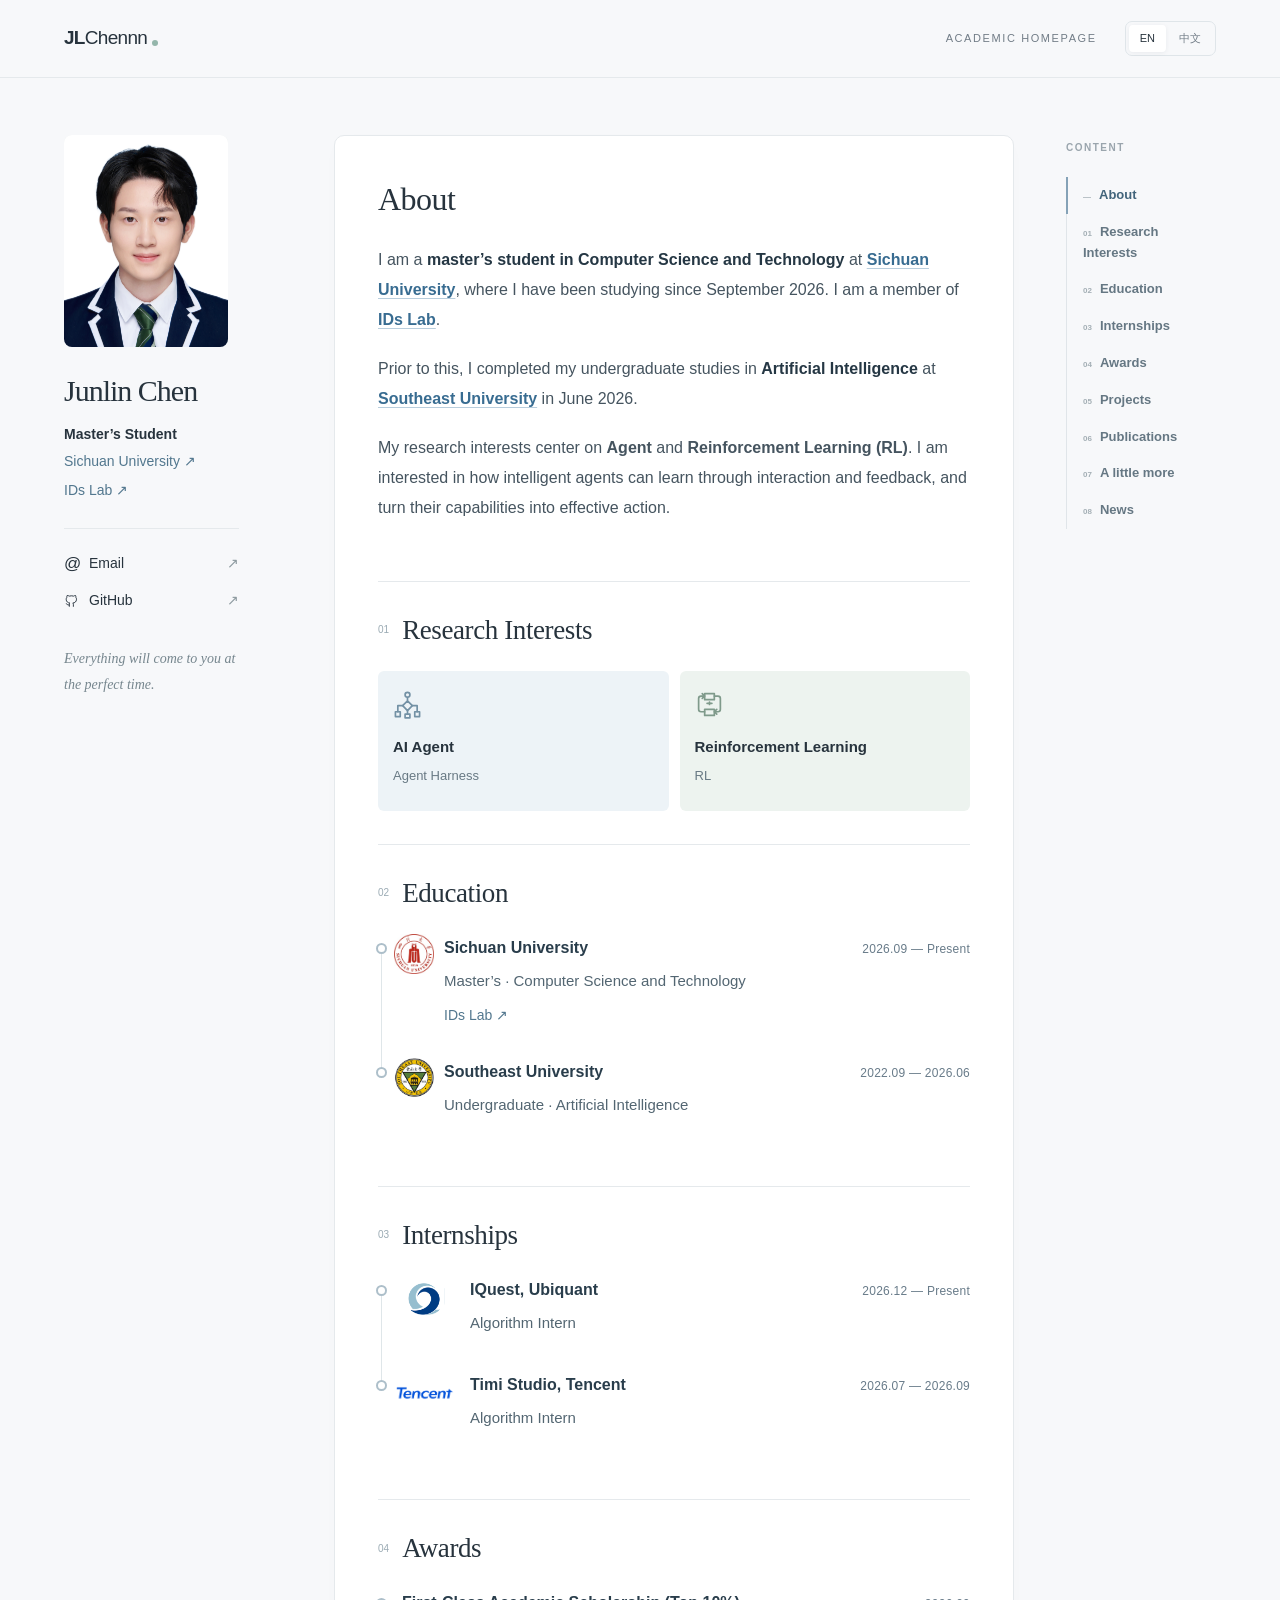
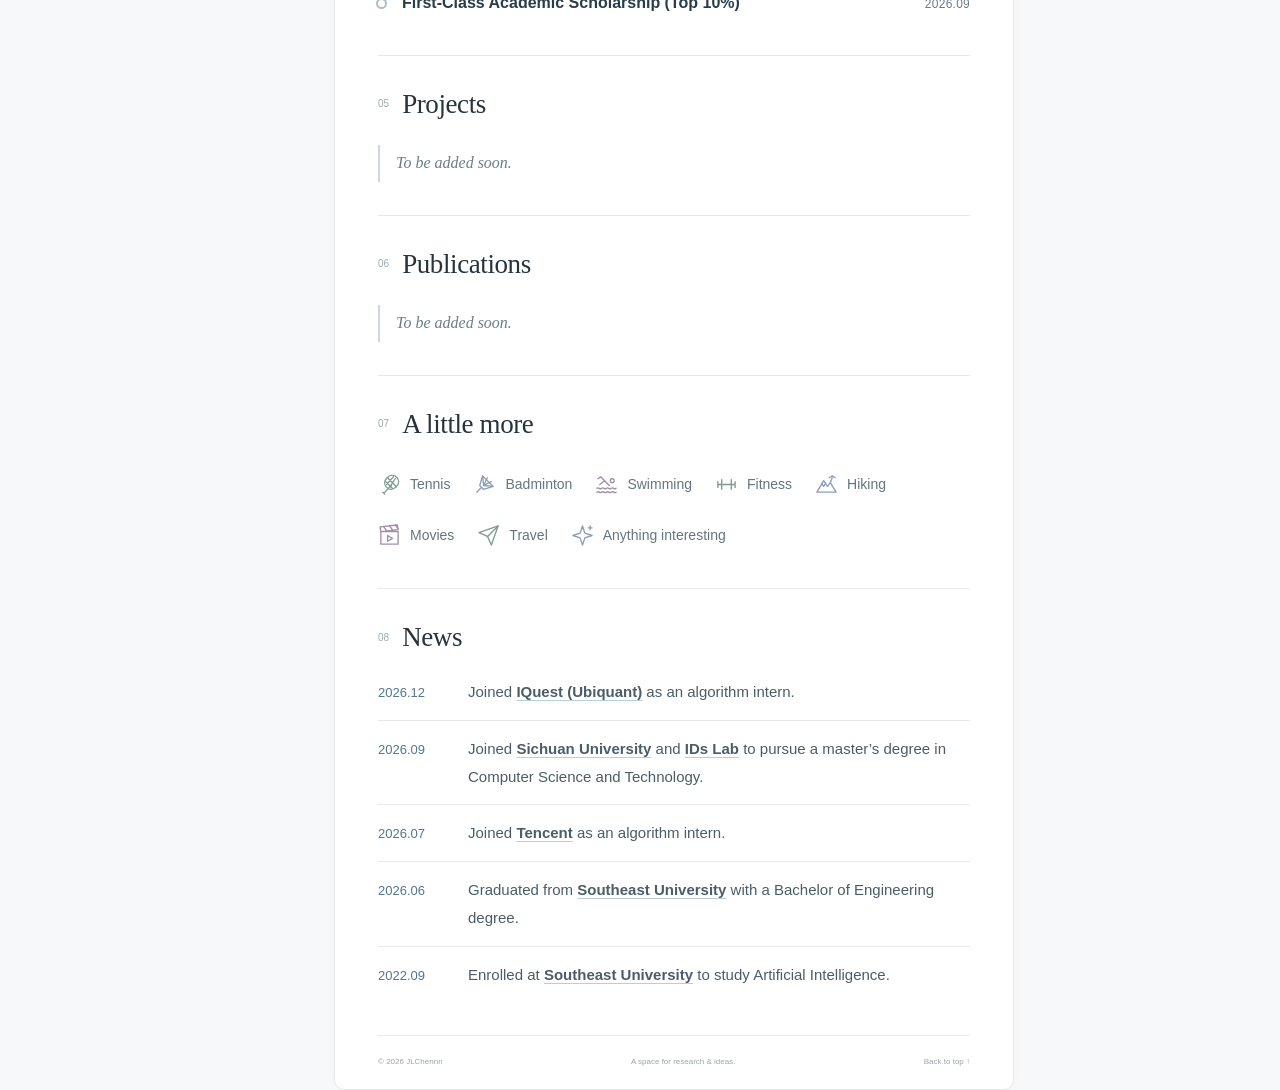
<file: index.html>
<!doctype html>
<html lang="en">
<head>
  <meta charset="utf-8">
  <meta name="viewport" content="width=device-width, initial-scale=1">
  <meta name="theme-color" content="#f7f8fa">
  <meta name="description" content="JLChennn — Master’s student at Sichuan University, IDs Lab. Research interests in AI agents and reinforcement learning.">
  <title>JLChennn · Academic Homepage</title>
  <link rel="icon" type="image/svg+xml" href="assets/favicon.svg?v=2">
  <link rel="stylesheet" href="styles.css?v=20261027-5">
  <script src="content.js?v=20261027-6" defer></script>
  <script src="app.js?v=20261027-5" defer></script>
</head>
<body>
  <a class="skip-link" href="#main">Skip to content / 跳至正文</a>
  <header class="topbar">
    <a class="wordmark" href="#about">JL<span>Chennn</span><i></i></a>
    <div class="top-actions"><span class="site-label" data-i18n="siteLabel"></span><div class="language-switch" role="group" aria-label="Language / 语言"><button type="button" data-lang="en" aria-pressed="true">EN</button><button type="button" data-lang="zh" aria-pressed="false">中文</button></div></div>
  </header>
  <div class="layout">
    <aside class="profile" aria-label="Profile">
      <div class="portrait" id="portrait"><svg viewBox="0 0 200 224" role="img" aria-label="Portrait placeholder / 证件照占位"><rect width="200" height="224" fill="#e9eeed"/><circle cx="100" cy="81" r="34" fill="#c1cecb"/><path d="M35 224v-30a65 65 0 0 1 130 0v30" fill="#c1cecb"/><path d="M62 224v-29a38 38 0 0 1 76 0v29" fill="#d4deda"/></svg><span data-i18n="photoLabel"></span></div>
      <h1 id="profile-name"></h1><p class="native-name" id="native-name"></p>
      <p class="profile-role" id="profile-role"></p><a class="affiliation profile-affiliation" href="https://www.scu.edu.cn/" target="_blank" rel="noopener noreferrer"><span id="affiliation"></span><span aria-hidden="true"> ↗</span></a><a class="lab-link profile-affiliation" href="https://ids-lab-asia.github.io/" target="_blank" rel="noopener noreferrer">IDs Lab <span aria-hidden="true">↗</span></a>
      <div class="profile-divider"></div>
      <div class="contact-links"><a id="email-link"><span class="contact-icon">@</span><span data-i18n="email"></span><span class="arrow">↗</span></a><a href="https://github.com/JLChennn" target="_blank" rel="noopener noreferrer"><svg class="contact-icon" viewBox="0 0 24 24" fill="none" stroke="currentColor" stroke-width="1.5" aria-hidden="true"><path d="M9 19c-4 1-4-2-6-2m12 5v-4a3 3 0 0 0-1-2c3 0 6-2 6-6a5 5 0 0 0-1-3c0-1 0-2-.5-3-2 0-3 1-3 1a12 12 0 0 0-7 0S7 4 5 4c-.5 1-.5 2-.5 3a5 5 0 0 0-1 3c0 4 3 6 6 6a3 3 0 0 0-1 2v4"/></svg>GitHub<span class="arrow">↗</span></a></div>
      <p class="profile-note" data-i18n="profileNote"></p>
    </aside>
    <main id="main" tabindex="-1">
      <section id="about" class="about-section"><h2 class="hero-title" data-i18n="heroTitle"></h2><div class="about-copy" id="about-copy"></div></section>
      <section id="interests"><div class="section-heading"><span class="section-number">01</span><h2 data-i18n="interestsTitle"></h2></div><div class="interests-grid" id="interest-list"></div></section>
      <section id="education"><div class="section-heading"><span class="section-number">02</span><h2 data-i18n="educationTitle"></h2></div><div class="timeline" id="education-list"></div></section>
      <section id="experience"><div class="section-heading"><span class="section-number">03</span><h2 data-i18n="experienceTitle"></h2></div><div class="timeline" id="experience-list"></div></section>
      <section id="awards"><div class="section-heading"><span class="section-number">04</span><h2 data-i18n="awardsTitle"></h2></div><div class="timeline" id="awards-list"></div></section>
      <section id="research"><div class="section-heading"><span class="section-number">05</span><h2 data-i18n="researchTitle"></h2></div><article class="coming-soon" data-i18n="comingSoon"></article></section>
      <section id="publications"><div class="section-heading"><span class="section-number">06</span><h2 data-i18n="publicationsTitle"></h2></div><article class="coming-soon" data-i18n="comingSoon"></article></section>
      <section id="more"><div class="section-heading"><span class="section-number">07</span><h2 data-i18n="moreTitle"></h2></div><ul class="hobbies" id="hobby-list"></ul></section>
      <section id="news"><div class="section-heading"><span class="section-number">08</span><h2 data-i18n="newsTitle"></h2></div><div id="news-list" class="news-list"></div></section>
      <footer><span>© <span id="year"></span> JLChennn</span><span data-i18n="footerNote"></span><a href="#about" data-i18n="backTop"></a></footer>
    </main>
    <aside class="contents"><p data-i18n="onThisPage"></p><nav id="toc" aria-label="Table of contents"></nav></aside>
  </div>
</body>
</html>
</file>
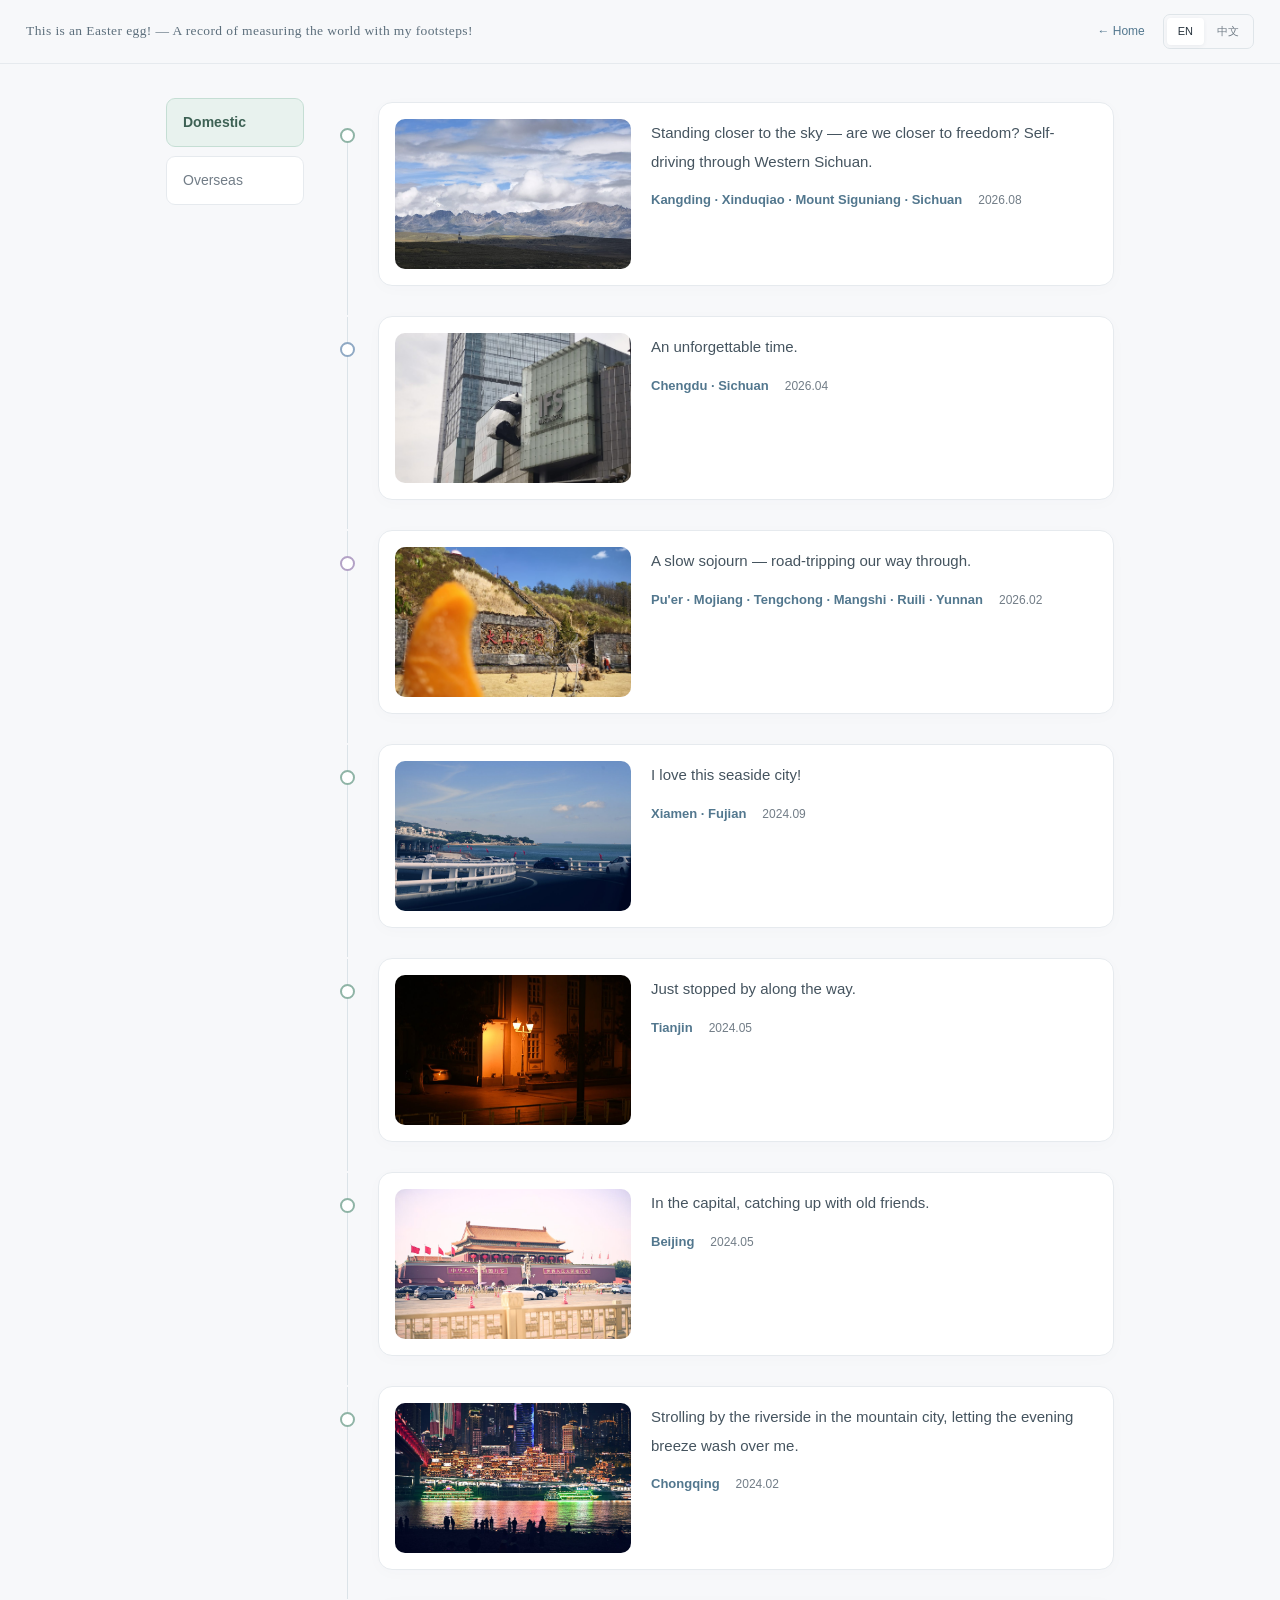
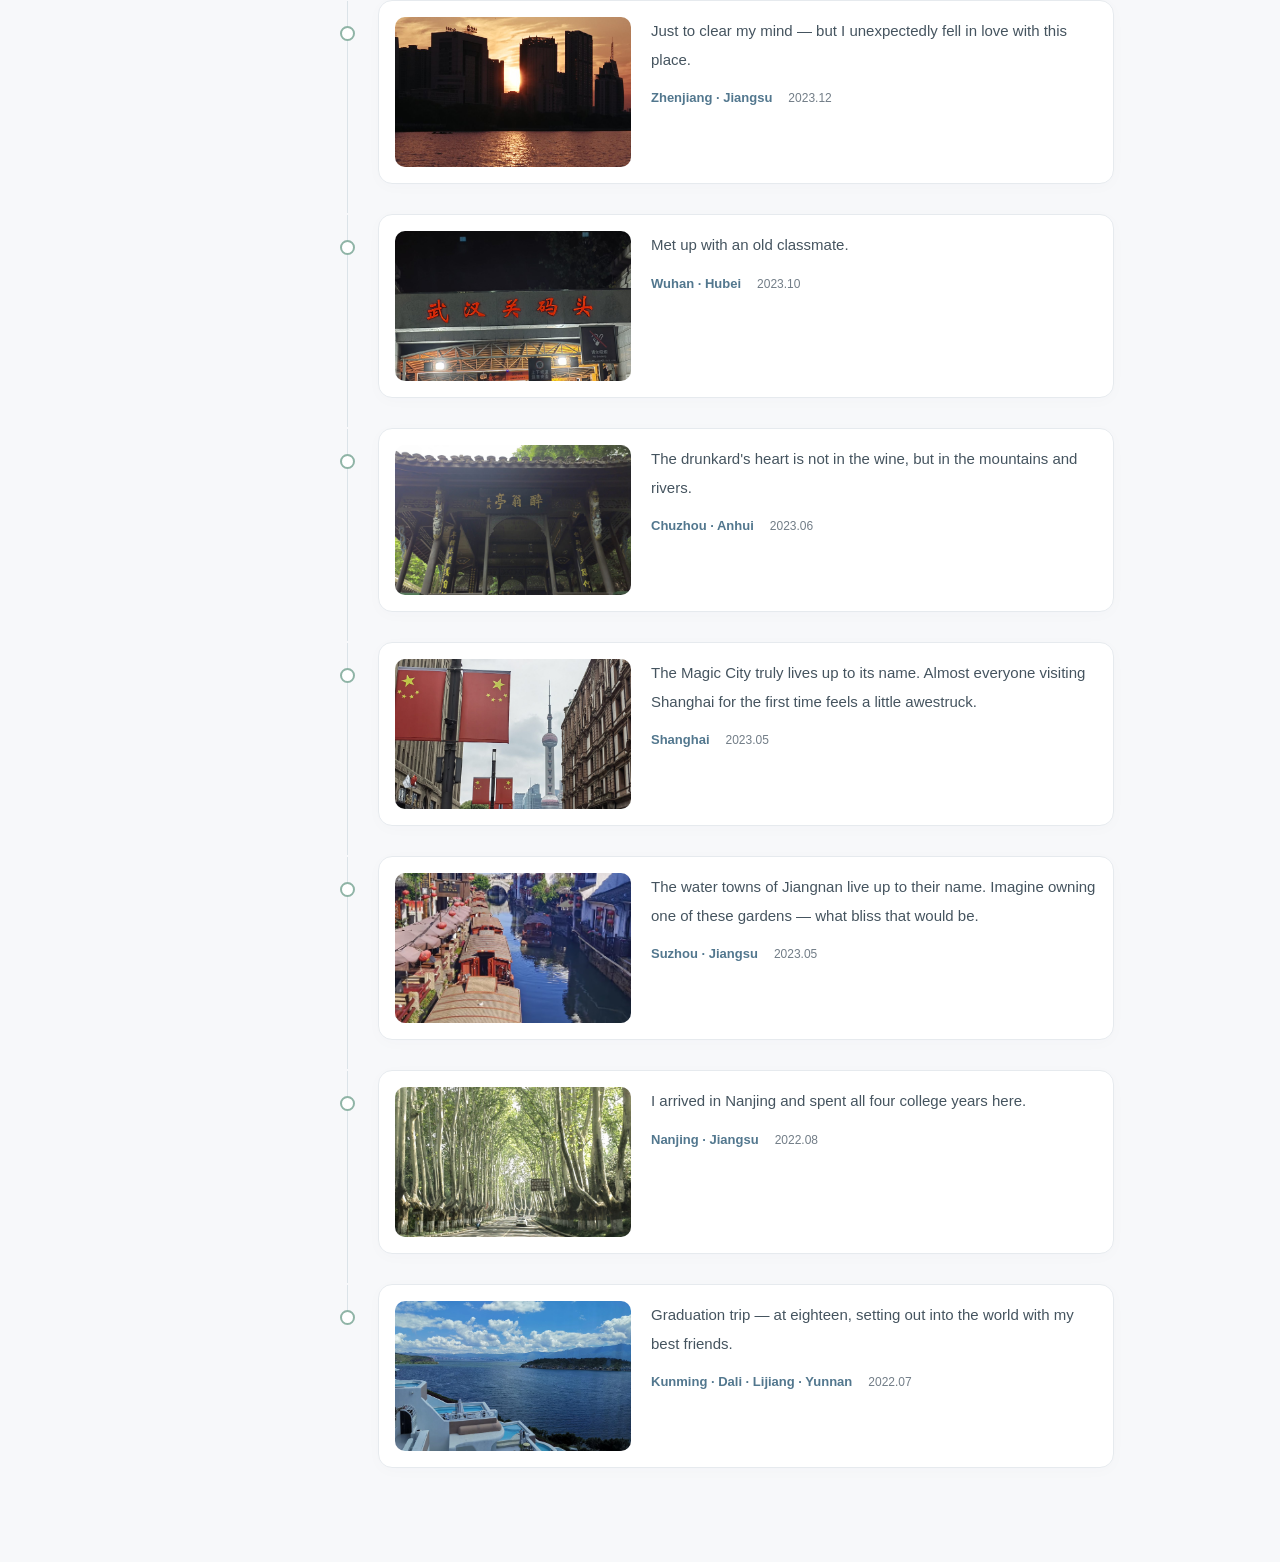
<file: travel.html>
<!doctype html>
<html lang="en">
<head>
<meta charset="utf-8">
<meta name="viewport" content="width=device-width, initial-scale=1">
<meta name="theme-color" content="#f7f8fa">
<title>Travel Footprints · JLChennn</title>
<style>
:root{--bg:#f7f8fa;--paper:#fff;--ink:#27333d;--muted:#727d87;--line:#e6eaee;--mint:#8fb4a6;--mint-soft:#e8f2ee;--blue:#52778e;--blue-dot:#8fa9c4;--lav-dot:#b3a2c6}
*{box-sizing:border-box}
html{scroll-behavior:smooth}
body{margin:0;background:var(--bg);color:var(--ink);font:15px/1.8 Inter,-apple-system,BlinkMacSystemFont,'Segoe UI','Microsoft YaHei',sans-serif;-webkit-font-smoothing:antialiased}
a{color:inherit;text-decoration:none}button{font:inherit;cursor:pointer}
a:focus-visible,button:focus-visible{outline:2px solid var(--blue);outline-offset:4px}
.top{position:fixed;top:0;left:0;right:0;z-index:20;height:64px;display:flex;align-items:center;justify-content:space-between;padding:0 26px;background:rgba(247,248,250,.96);border-bottom:1px solid var(--line);backdrop-filter:blur(8px)}
.egg{font-family:Georgia,'Songti SC','Noto Serif SC',SimSun,serif;font-size:13.5px;letter-spacing:.4px;color:#5d6f7c;margin:0;white-space:nowrap;overflow:hidden;text-overflow:ellipsis}
.actions{display:flex;align-items:center;gap:18px;flex-shrink:0}
.home-link{font-size:12px;color:var(--blue)}.home-link:hover{text-decoration:underline;text-underline-offset:3px}
.lang-switch{display:flex;padding:3px;border:1px solid #dfe5e9;border-radius:7px;gap:2px;background:transparent}
.lang-switch button{border:0;background:transparent;color:var(--muted);padding:3px 11px;font-size:11px;border-radius:4px;line-height:21px}
.lang-switch button[aria-pressed=true]{background:#fff;color:var(--ink);box-shadow:0 1px 4px #26364110}
.layout{max-width:1000px;margin:0 auto;padding:98px 26px 64px;display:grid;grid-template-columns:138px minmax(0,1fr);gap:38px;align-items:start}
.region-nav{position:sticky;top:88px;display:flex;flex-direction:column;gap:9px}
.region-nav button{display:block;text-align:left;padding:11px 16px;border:1px solid var(--line);background:var(--paper);border-radius:9px;color:var(--muted);font-size:14px;transition:all .15s ease}
.region-nav button:hover{border-color:#c9d6df;color:#4d6371}
.region-nav button[aria-pressed=true]{background:var(--mint-soft);border-color:#c5ded4;color:#3d6154;font-weight:600}
main{min-width:0}
.pane.hidden{display:none}
.tl{position:relative;margin:4px 0 0 6px;padding-left:30px}
.tl-item{position:relative;margin-bottom:30px;background:var(--paper);border:1px solid var(--line);border-radius:14px;padding:16px;display:flex;gap:20px;align-items:flex-start;box-shadow:0 3px 16px #30465205}
.tl-item::after{content:'';position:absolute;left:-32px;top:0;bottom:-30px;width:1px;background:#dbe3e8}
.tl-item:first-child::after{top:33px}
.tl-item:last-child::after{bottom:auto;height:33px}
.tl-item:only-child::after{display:none}
.tl-item::before{content:'';position:absolute;left:-39.5px;top:25px;width:11px;height:11px;border-radius:50%;background:#fff;border:2.5px solid var(--mint);z-index:2}
.tl-item:nth-child(2)::before{border-color:var(--blue-dot)}
.tl-item:nth-child(3)::before{border-color:var(--lav-dot)}
.tl-media{width:236px;height:150px;border-radius:10px;object-fit:cover;flex-shrink:0;display:block;background:#eef2f4}
.tl-text{min-width:0}
.tl-text p{font-size:15px;line-height:1.9;color:#45545f;margin:0 0 12px}
.tl-meta{display:flex;gap:16px;align-items:baseline}
.tl-place{font-size:13px;font-weight:600;color:var(--blue)}
.tl-date{font-size:12px;color:var(--muted);font-variant-numeric:tabular-nums}
.empty-note{font:italic 15px/1.8 Georgia,'Songti SC',SimSun,serif;color:#9aa6ae;border-left:2px solid #dbe3e8;padding:2px 0 2px 16px;margin:0 0 0 8px}
@media(max-width:760px){
  .top{flex-wrap:wrap;height:auto;min-height:64px;padding:10px 16px;gap:6px 10px}
  .egg{width:100%;white-space:normal;overflow:visible;text-overflow:clip;font-size:12px;line-height:1.6}
  .actions{margin-left:auto;gap:12px}
  .layout{display:block;padding:124px 16px 50px}
  .region-nav{position:static;flex-direction:row;margin:0 0 22px}.region-nav button{flex:1;text-align:center;padding:12px 10px}
  .tl-item{flex-direction:column}.tl-media{width:100%;height:auto}
  .tl-text p{font-size:14px}
}
@media(max-width:420px){
  .egg{font-size:11.5px}
  .tl{padding-left:26px}
  .tl-item::before{left:-35.5px}
  .tl-item::after{left:-28px}
  .tl-item{padding:14px}
  .tl-meta{flex-wrap:wrap;gap:8px 12px}
  .home-link{font-size:11px}
}
</style>
</head>
<body>
<header class="top">
  <p class="egg" data-i18n="egg"></p>
  <div class="actions">
    <a class="home-link" data-i18n="backHome" href="index.html"></a>
    <div class="lang-switch" role="group" aria-label="Language / 语言">
      <button type="button" data-lang="en" aria-pressed="true">EN</button>
      <button type="button" data-lang="zh" aria-pressed="false">中文</button>
    </div>
  </div>
</header>
<div class="layout">
  <nav class="region-nav" aria-label="Regions / 区域">
    <button type="button" data-region="domestic" aria-pressed="true"><span data-i18n="domestic"></span></button>
    <button type="button" data-region="overseas" aria-pressed="false"><span data-i18n="overseas"></span></button>
  </nav>
  <main>
    <section id="pane-domestic" class="pane"><div class="tl" id="domestic-list"></div></section>
    <section id="pane-overseas" class="pane hidden"><div class="tl" id="overseas-list"></div></section>
  </main>
</div>
<script>
(function(){
  'use strict';
  // 左上角彩蛋文案中英双版（切换语言时同步翻译）。
  var I18N = {
    en: {
      egg: 'This is an Easter egg! — A record of measuring the world with my footsteps!',
      backHome: '← Home',
      domestic: 'Domestic', overseas: 'Overseas',
      empty: 'To be added',
      alt: 'Travel footprint photo',
      title: 'Travel Footprints · JLChennn'
    },
    zh: {
      egg: '这是一个彩蛋！——用脚步丈量世界ing的记录！',
      backHome: '← 返回主页',
      domestic: '国内', overseas: '国外',
      empty: '待补充',
      alt: '旅行足迹照片',
      title: '旅行足迹记录 · JLChennn'
    }
  };
  // 国内为占位内容（待替换），国外暂留白。
  var DATA = {
    domestic: [
      { img: 'assets/travel-nanjing-2022.jpg',
        text: { en: 'I arrived in Nanjing and spent all four college years here.', zh: '抵达南京，在这儿度过了大学四年' },
        place: { en: 'Nanjing · Jiangsu', zh: '南京 · 江苏' }, date: '2022.08' },
      { img: 'assets/travel-yunnan-2022.jpg',
        text: { en: 'Graduation trip — at eighteen, setting out into the world with my best friends.', zh: '毕业旅行——十八岁，和最好的朋友，出门远行。' },
        place: { en: 'Kunming · Dali · Lijiang · Yunnan', zh: '昆明 · 大理 · 丽江 · 云南' }, date: '2022.07' },
      { img: 'assets/travel-chuzhou-2023.jpg',
        text: { en: 'The drunkard\'s heart is not in the wine, but in the mountains and rivers.', zh: '“醉翁之意不在酒，在乎山水之间也”' },
        place: { en: 'Chuzhou · Anhui', zh: '滁州 · 安徽' }, date: '2023.06' },
      { img: 'assets/travel-zhenjiang-2023.jpg',
        text: { en: 'Just to clear my mind — but I unexpectedly fell in love with this place.', zh: '散散心，但意料之外地很喜欢这个地方' },
        place: { en: 'Zhenjiang · Jiangsu', zh: '镇江 · 江苏' }, date: '2023.12' },
      { img: 'assets/travel-chongqing-2024.jpg',
        text: { en: 'Strolling by the riverside in the mountain city, letting the evening breeze wash over me.', zh: '在山城的江边，散散步吹吹风' },
        place: { en: 'Chongqing', zh: '重庆' }, date: '2024.02' },
      { img: 'assets/travel-tianjin-2024.jpg',
        text: { en: 'Just stopped by along the way.', zh: '顺道去的。' },
        place: { en: 'Tianjin', zh: '天津' }, date: '2024.05' },
      { img: 'assets/travel-beijing-2024.jpg',
        text: { en: 'In the capital, catching up with old friends.', zh: '在首都，见见老朋友' },
        place: { en: 'Beijing', zh: '北京' }, date: '2024.05' },
      { img: 'assets/travel-xiamen-2024.jpg',
        text: { en: 'I love this seaside city!', zh: '我爱这个海边城市！' },
        place: { en: 'Xiamen · Fujian', zh: '厦门 · 福建' }, date: '2024.09' },
      { img: 'assets/travel-wuhan-2023.jpg',
        text: { en: 'Met up with an old classmate.', zh: '见了老同学。' },
        place: { en: 'Wuhan · Hubei', zh: '武汉 · 湖北' }, date: '2023.10' },
      { img: 'assets/travel-yunnan-2026.jpg',
        text: { en: 'A slow sojourn — road-tripping our way through.', zh: '旅居，自驾' },
        place: { en: "Pu'er · Mojiang · Tengchong · Mangshi · Ruili · Yunnan", zh: '普洱 · 墨江 · 腾冲 · 芒市 · 瑞丽 · 云南' }, date: '2026.02' },
      { img: 'assets/travel-chuanxi-2026.jpg',
        text: { en: 'Standing closer to the sky — are we closer to freedom? Self-driving through Western Sichuan.', zh: '站在离天空更近的地方，会不会更接近自由・川西自驾' },
        place: { en: 'Kangding · Xinduqiao · Mount Siguniang · Sichuan', zh: '康定 · 新都桥 · 四姑娘山 · 四川' }, date: '2026.08' },
      { img: 'assets/travel-chengdu-2026.jpg',
        text: { en: 'An unforgettable time.', zh: '一段难忘的时光。' },
        place: { en: 'Chengdu · Sichuan', zh: '成都 · 四川' }, date: '2026.04' },
      { img: 'assets/travel-shanghai-2023.jpg',
        text: { en: 'The Magic City truly lives up to its name. Almost everyone visiting Shanghai for the first time feels a little awestruck.', zh: '魔都，名不虚传。每一个第一次来到上海的人大概都会被小小震撼一下。' },
        place: { en: 'Shanghai', zh: '上海' }, date: '2023.05' },
      { img: 'assets/travel-suzhou-2023.jpg',
        text: { en: 'The water towns of Jiangnan live up to their name. Imagine owning one of these gardens — what bliss that would be.', zh: '江南水乡，名不虚传。如果能拥有一套园林该有多幸福。' },
        place: { en: 'Suzhou · Jiangsu', zh: '苏州 · 江苏' }, date: '2023.05' }
    ],
    overseas: []
  };
  var lang = 'en';
  var region = 'domestic';
  function t(key){ return I18N[lang][key]; }
  function render(){
    document.documentElement.lang = lang;
    document.title = t('title');
    document.querySelectorAll('[data-i18n]').forEach(function(el){ el.textContent = t(el.dataset.i18n); });
    document.querySelectorAll('[data-lang]').forEach(function(btn){ btn.setAttribute('aria-pressed', String(btn.dataset.lang === lang)); });
    renderList();
  }
  function renderList(){
    var list = document.getElementById(region + '-list');
    // 按时间倒序：时间越新越靠前（占位日期 20XX.XX 视为最早，排在最后）。
    function dateKey(s){ return String(s).replace(/X/g, '0'); }
    var entries = DATA[region].slice().sort(function(a, b){ return dateKey(b.date).localeCompare(dateKey(a.date)); });
    var frag = document.createDocumentFragment();
    entries.forEach(function(entry, i){
      var item = document.createElement('article');
      item.className = 'tl-item';
      var img = document.createElement('img');
      img.className = 'tl-media'; img.src = entry.img; img.alt = t('alt'); img.loading = 'lazy';
      var text = document.createElement('div');
      text.className = 'tl-text';
      var p = document.createElement('p');
      p.textContent = entry.text[lang];
      var meta = document.createElement('div');
      meta.className = 'tl-meta';
      var place = document.createElement('span');
      place.className = 'tl-place'; place.textContent = entry.place[lang];
      var date = document.createElement('time');
      date.className = 'tl-date'; date.textContent = entry.date; date.dateTime = entry.date;
      meta.append(place, date);
      text.append(p, meta);
      item.append(img, text);
      frag.append(item);
    });
    list.replaceChildren(frag);
    if (entries.length === 0) {
      var note = document.createElement('p');
      note.className = 'empty-note';
      note.textContent = t('empty');
      list.append(note);
    }
  }
  document.querySelectorAll('[data-lang]').forEach(function(btn){
    btn.addEventListener('click', function(){ lang = btn.dataset.lang; render(); });
  });
  document.querySelectorAll('[data-region]').forEach(function(btn){
    btn.addEventListener('click', function(){
      region = btn.dataset.region;
      document.querySelectorAll('[data-region]').forEach(function(b){ b.setAttribute('aria-pressed', String(b.dataset.region === region)); });
      document.getElementById('pane-domestic').classList.toggle('hidden', region !== 'domestic');
      document.getElementById('pane-overseas').classList.toggle('hidden', region !== 'overseas');
      renderList();
    });
  });
  render();
})();
</script>
</body>
</html>
</file>
<file: styles.css>
:root{--bg:#f7f8fa;--paper:#fff;--ink:#27333d;--muted:#727d87;--line:#e5e9ec;--blue:#52778e;--green:#668379;--serif:Georgia,'Times New Roman','Songti SC','Noto Serif SC',SimSun,serif;--sans:Inter,-apple-system,BlinkMacSystemFont,'Segoe UI','Microsoft YaHei',sans-serif}
*{box-sizing:border-box}html{scroll-behavior:smooth;scroll-padding-top:105px}body{margin:0;background:var(--bg);color:var(--ink);font:15px/1.8 var(--sans);-webkit-font-smoothing:antialiased}a{color:inherit;text-decoration:none}button{font:inherit}a:focus-visible,button:focus-visible{outline:2px solid var(--blue);outline-offset:5px}a:hover{color:var(--blue)}.skip-link{position:fixed;top:-100px;left:20px;background:white;padding:10px;z-index:20}.skip-link:focus{top:10px}.topbar{height:78px;display:flex;align-items:center;justify-content:space-between;padding:0 5%;border-bottom:1px solid var(--line);background:rgba(247,248,250,.96);position:sticky;top:0;z-index:10}.wordmark{font-size:19px;font-weight:650;letter-spacing:-.7px;display:flex;align-items:center}.wordmark span{font-weight:400}.wordmark i{width:6px;height:6px;background:#94b6ab;border-radius:50%;margin:8px 0 0 5px}.top-actions{display:flex;align-items:center;gap:28px}.site-label{font-size:11px;text-transform:uppercase;letter-spacing:1.6px;color:var(--muted)}.language-switch{display:flex;padding:3px;border:1px solid #dfe5e9;border-radius:7px;gap:2px}.language-switch button{border:0;background:transparent;color:var(--muted);padding:3px 11px;font-size:11px;cursor:pointer;border-radius:4px;line-height:21px}.language-switch button[aria-pressed=true]{background:white;color:var(--ink);box-shadow:0 1px 4px #26364110}.layout{max-width:1390px;padding:57px 5% 0;margin:auto;display:grid;grid-template-columns:218px minmax(0,720px) 150px;gap:52px;align-items:start}.profile{position:sticky;top:127px}.portrait{width:164px;height:184px;border-radius:8px;overflow:hidden;position:relative;margin-bottom:26px;background:#e9eeed}.portrait svg,.portrait img{width:100%;height:100%;object-fit:cover;display:block}.portrait>span{position:absolute;bottom:10px;left:0;right:0;text-align:center;font-size:9px;letter-spacing:1.6px;color:#61766e}.profile h1{font-family:var(--serif);font-size:30px;line-height:1.2;font-weight:500;margin:0 0 6px;letter-spacing:-1px}.native-name{font-size:13px;color:var(--muted);margin:0 0 19px;min-height:12px}.profile-role{font-size:13px;font-weight:550;line-height:1.6;margin:0 0 5px}.affiliation{font-size:12px;color:var(--muted);margin:0;line-height:1.7}.profile-divider{height:1px;background:var(--line);margin:25px 0 16px;width:175px}.contact-links{width:175px}.contact-links a{display:flex;align-items:center;gap:10px;font-size:12px;padding:6px 0}.contact-icon{width:15px;height:17px;font-size:17px;line-height:17px;text-align:center}.arrow{margin-left:auto;color:#8d9a9f;font-size:14px}.profile-note{font-family:var(--serif);font-style:italic;font-size:13px;line-height:1.8;color:#8c969b;max-width:176px;margin-top:27px}main{min-width:0;background:white;border:1px solid var(--line);border-radius:10px;padding:43px 43px 0;box-shadow:0 4px 25px #30465203}section{padding:31px 0 33px;border-bottom:1px solid var(--line);scroll-margin-top:15px}.about-section{padding:0 0 39px}.eyebrow{font-size:9px;letter-spacing:1.8px;color:var(--green);text-transform:uppercase;display:flex;gap:8px;align-items:center}.eyebrow>span:first-child{height:5px;width:5px;border-radius:50%;background:#91b2a2}.hero-title{font:400 clamp(36px,3.3vw,47px)/1.16 var(--serif);letter-spacing:-1.8px;margin:23px 0 12px;max-width:520px}.hero-subtitle{font-family:var(--serif);font-style:italic;font-size:18px;line-height:1.6;color:#8b9caa;margin:0 0 27px}.about-copy p{font-size:13px;line-height:1.95;color:#62717c;margin:0 0 14px}.text-link{display:inline-flex;gap:27px;align-items:center;font-size:12px;color:var(--blue);margin-top:6px}.section-heading{display:flex;gap:13px;align-items:center;margin-bottom:23px}.section-heading h2{font:400 24px/1.3 var(--serif);letter-spacing:-.4px;margin:0}.section-number{font-size:10px;font-weight:500;color:#9babb4;font-variant-numeric:tabular-nums}.interests-grid{display:grid;grid-template-columns:repeat(3,1fr);gap:11px}.interest{border-radius:6px;padding:19px 15px 17px;background:#edf3f7;min-height:156px}.interest:nth-child(2){background:#edf3ef}.interest:nth-child(3){background:#f3eef5}.interest-symbol{height:22px;color:#7391a5;font-family:var(--serif);font-size:23px;line-height:1;margin-bottom:17px}.interest:nth-child(2) .interest-symbol{color:#7f9a8b}.interest:nth-child(3) .interest-symbol{color:#a18bab}.interest h3{font-size:11px;line-height:1.5;margin:0 0 7px;font-weight:600}.interest p{font-size:10px;color:#7b8790;line-height:1.7;margin:0}.timeline-item{position:relative;padding:0 0 25px 20px;border-left:1px solid #dfe6e9;margin-left:3px}.timeline-item:first-child,.timeline-item:last-child{border-left-color:transparent}.timeline-item:last-child{padding-bottom:0}.timeline-item:first-child::after,.timeline-item:last-child::after{content:'';position:absolute;left:-1px;width:1px;background:#dfe6e9}.timeline-item:first-child::after{top:14.5px;bottom:0}.timeline-item:last-child::after{top:0;height:14.5px}.timeline-item:only-child::after{display:none}.timeline-item:before{content:'';position:absolute;width:7px;height:7px;border:2px solid #adbfca;border-radius:50%;background:white;left:-6px;top:9px;z-index:2}.entry-top{display:flex;gap:12px;align-items:baseline;justify-content:space-between}.entry-top h3{font-size:13px;font-weight:600;margin:0}.date{font-size:9px;color:#8c98a1;white-space:nowrap;letter-spacing:.25px}.entry-role{font-size:12px;margin:4px 0;color:#667984}.entry-description{font-size:11px;line-height:1.85;color:#87929a;margin:6px 0 0}.small-label{display:inline-block;font-size:8px;letter-spacing:1.1px;text-transform:uppercase;color:#8a96a0;border:1px solid #e2e7ea;border-radius:3px;padding:1px 6px;line-height:1.7}.research-entry{padding:0 0 23px;margin:0 0 22px;border-bottom:1px dashed var(--line)}.research-entry:last-child{padding:0;margin:0;border:0}.research-entry h3{font:400 19px/1.5 var(--serif);margin:9px 0 5px}.research-entry p{font-size:12px;color:#7d8a93;margin:0;line-height:1.85}.research-meta{font-size:10px;color:#7f959d;margin:11px 0 0;display:flex;gap:12px}.publication-placeholder{border-left:2px solid #c9d6e4;padding:2px 0 2px 17px}.publication-placeholder p,.more-copy{font-size:12px;line-height:1.9;color:#7e8a94;margin:10px 0 0}.closing-note{display:flex;align-items:center;gap:16px;background:#f5f7f5;border-radius:5px;margin-top:25px;padding:15px 18px}.asterisk{font-size:26px;color:#8fa79b}.closing-note p{font:italic 14px/1.6 var(--serif);color:#7c9085;margin:0}#more{border:0}footer{border-top:1px solid var(--line);padding:19px 0;display:flex;gap:10px;justify-content:space-between;font-size:8px;color:#9aa4aa}.contents{position:sticky;top:135px;padding:4px 0}.contents>p{font-size:9px;letter-spacing:1.5px;text-transform:uppercase;color:#9aa5ad;margin:0 0 20px}nav{display:flex;flex-direction:column;border-left:1px solid #e0e5e9}nav a{padding:8px 0 8px 15px;color:#88949d;font-size:11px;line-height:1.6;margin-left:-1px;border-left:2px solid transparent}nav a.active{border-color:#85a2b7;color:#42647b}nav a .nav-number{font-size:8px;color:#a4afb5;margin-right:8px}.toc-note{display:flex;align-items:center;gap:6px;font-size:9px;color:#9da8ac;margin:30px 0 0 16px}.status-dot{width:5px;height:5px;border-radius:50%;background:#b2c8ba}html[lang=zh] .hero-title{font-size:39px;line-height:1.4;letter-spacing:1px}html[lang=zh] .section-heading h2{font-size:22px}html[lang=zh] .hero-subtitle{font-style:normal;font-size:16px}
@media(min-width:1500px){.layout{padding-left:35px;padding-right:35px;gap:65px}}@media(max-width:1160px){.layout{grid-template-columns:185px minmax(0,1fr) 125px;gap:28px;padding:42px 4% 0}main{padding:34px 30px 0}.profile h1{font-size:27px}.interest{padding:16px 11px}.interest h3{font-size:10px}.entry-top{flex-wrap:wrap;gap:2px}}@media(max-width:960px){.layout{grid-template-columns:180px minmax(0,1fr);gap:30px}.contents{display:none}.site-label{display:none}}@media(max-width:640px){html{scroll-padding-top:85px}.topbar{height:64px;padding:0 6%}.layout{display:block;padding:29px 5% 0}.profile{position:static;display:grid;grid-template-columns:90px 1fr;column-gap:20px;margin:0 6px 28px}.portrait{grid-row:1/5;width:90px;height:106px;margin:0}.portrait>span{font-size:7px;letter-spacing:.5px;bottom:5px}.profile h1{font-size:28px;margin:1px 0 3px}.native-name{margin:0 0 7px;min-height:0;font-size:11px}.profile-role{font-size:11px;margin:0}.affiliation{font-size:10px}.profile-divider,.profile-note{display:none}.contact-links{grid-column:1/-1;display:flex;width:auto;gap:26px;margin-top:16px}.contact-links a{font-size:11px;gap:9px}.arrow{margin-left:5px}main{padding:29px 23px 0;border-radius:8px}.hero-title{font-size:37px}.hero-subtitle{font-size:16px}.about-copy p{font-size:12px}.eyebrow{font-size:8px;letter-spacing:1.3px}.section-heading h2{font-size:23px}.interests-grid{gap:8px}.interest{min-height:154px;padding:15px 10px}.interest h3{font-size:10px}.interest p{font-size:9px}.entry-top{display:block}.entry-top h3{font-size:12px}.date{font-size:9px}.section-heading{gap:11px}section{padding:28px 0}.research-entry h3{font-size:18px}footer{font-size:8px;flex-wrap:wrap}footer>span:nth-child(2){display:none}html[lang=zh] .hero-title{font-size:30px}}
@media(prefers-reduced-motion:reduce){html{scroll-behavior:auto}}
/* Personalized education and chronological news. */
.lab-link{display:inline-block;font-size:12px;color:var(--blue);margin-top:5px}.native-name:empty{display:none}.profile h1{margin-bottom:14px}.portrait{height:212px}.portrait img{object-position:center top}.interests-grid{grid-template-columns:repeat(2,minmax(0,1fr))}.interest{min-height:132px}.interest h3{font-size:13px}.interest p{font-size:11px}.with-logo{padding-left:62px;min-height:83px}.university-logo{position:absolute;left:12px;top:0;width:40px;height:40px;object-fit:contain}.entry-lab{display:inline-block;font-size:11px;color:var(--blue);margin-top:5px}.news-item{display:grid;grid-template-columns:68px 1fr;gap:15px;padding:14px 0;border-bottom:1px solid var(--line);align-items:baseline}.news-item:first-child{padding-top:0}.news-item:last-child{border:0}.news-date{font-size:11px;color:var(--blue);font-variant-numeric:tabular-nums}.news-item p{font-size:12px;line-height:1.9;color:#62717c;margin:0}#more{border-bottom:1px solid var(--line)}#news{border:0}
@media(max-width:640px){.portrait{height:114px}.lab-link{grid-column:2;font-size:10px;margin-top:2px}.with-logo{padding-left:54px}.university-logo{left:9px;width:34px;height:34px}.interest h3{font-size:11px}.news-item{grid-template-columns:55px 1fr;gap:12px}.news-item p{font-size:11px}}

.affiliation{display:block;width:fit-content}.affiliation:hover{text-decoration:underline;text-underline-offset:3px}.coming-soon{font:italic 15px/1.8 var(--serif);color:#81919c;border-left:2px solid #cad8e2;padding:4px 0 4px 16px}.hobbies{list-style:none;padding:0;margin:0;display:flex;flex-wrap:wrap;gap:12px 23px}.hobby{display:flex;align-items:center;gap:9px;font-size:12px;color:#637681;padding:7px 0}.hobby svg{width:23px;height:23px;flex-shrink:0;color:#7f9b91}.hobby-link{display:inline-flex;align-items:center;gap:9px;color:inherit}.hobby-link:hover{text-decoration:underline;text-underline-offset:3px}.hobby:nth-child(3n+2) svg{color:#8b9eb6}.hobby:nth-child(3n) svg{color:#a18eaa}@media(max-width:640px){.hobbies{gap:9px 18px}.hobby{font-size:11px}.hobby svg{width:21px;height:21px}}
.profile .profile-affiliation{display:block;width:fit-content;margin:5px 0 0;font-size:12px;line-height:1.7;color:var(--blue)}.profile .profile-affiliation:hover{text-decoration:underline;text-underline-offset:3px}.about-section .hero-title{margin-top:0}@media(max-width:640px){.profile .profile-affiliation{grid-column:2;margin-top:2px;font-size:10px}}
/* Reading-focused typography and academic emphasis. */
.about-section .hero-title,html[lang=zh] .about-section .hero-title{font:500 32px/1.3 var(--serif);letter-spacing:-.5px;margin:0 0 24px}.about-copy p{font-size:16px;line-height:1.9;color:#45545f;margin:0 0 18px}.about-copy strong{font-weight:650;color:#253744}.about-copy a{color:#386c91;font-weight:650;text-decoration:underline;text-decoration-color:#b9cedd;text-underline-offset:3px}.about-copy a:hover{color:#244f6e;text-decoration-color:currentColor}.about-copy mark{color:inherit;background:none;font-weight:650;padding:0;border-radius:0}.section-heading h2{font-size:27px}.entry-top h3{font-size:16px;color:#293d4b}.entry-role{font-size:15px;color:#536672}.date{font-size:12px;color:#687b89}.entry-lab{font-size:14px}.interest h3{font-size:15px}.interest p{font-size:13px;color:#687984}.interest{min-height:140px}.news-item p{font-size:15px;line-height:1.85;color:#4a5d68}.news-date{font-size:13px}.news-item{grid-template-columns:75px 1fr}.hobby{font-size:14px}.coming-soon{font-size:16px;color:#6a7e8d}.text-link{font-size:14px}.profile-role{font-size:14px}.profile .profile-affiliation{font-size:14px}.contact-links a{font-size:14px}.profile-note{font-size:14px;color:#76868e}nav a{font-size:13px}.contents>p{font-size:10px}.company-entry{padding-left:88px}.company-entry .university-logo{left:12px;top:3px;width:62px;height:38px}.timeline-item{padding-bottom:30px}.with-logo{min-height:95px}html[lang=zh] .section-heading h2{font-size:25px}
@media(max-width:640px){.about-section .hero-title,html[lang=zh] .about-section .hero-title{font-size:29px;margin-bottom:20px}.about-copy p{font-size:15px;line-height:1.85}.section-heading h2{font-size:25px}.entry-top h3{font-size:15px}.entry-role{font-size:14px}.date{font-size:12px}.interest h3{font-size:14px}.interest p{font-size:12px}.news-item p{font-size:14px}.news-date{font-size:12px}.news-item{grid-template-columns:65px 1fr}.hobby{font-size:13px}.profile-role{font-size:12px}.profile .profile-affiliation{font-size:12px}.contact-links a{font-size:13px}.company-entry{padding-left:78px}.company-entry .university-logo{left:9px;width:56px;height:35px}.entry-lab{font-size:13px}}
.news-emphasis{color:inherit;background:none;font-weight:650;padding:0;text-decoration:underline;text-decoration-color:#b8cfda;text-decoration-thickness:1px;text-underline-offset:3px}
.interest-symbol{height:30px;margin-bottom:16px}.interest-symbol svg{display:block;width:29px;height:29px}
nav a,nav a .nav-number,.contents>p{font-weight:700}nav a{color:#657783}
</file>
